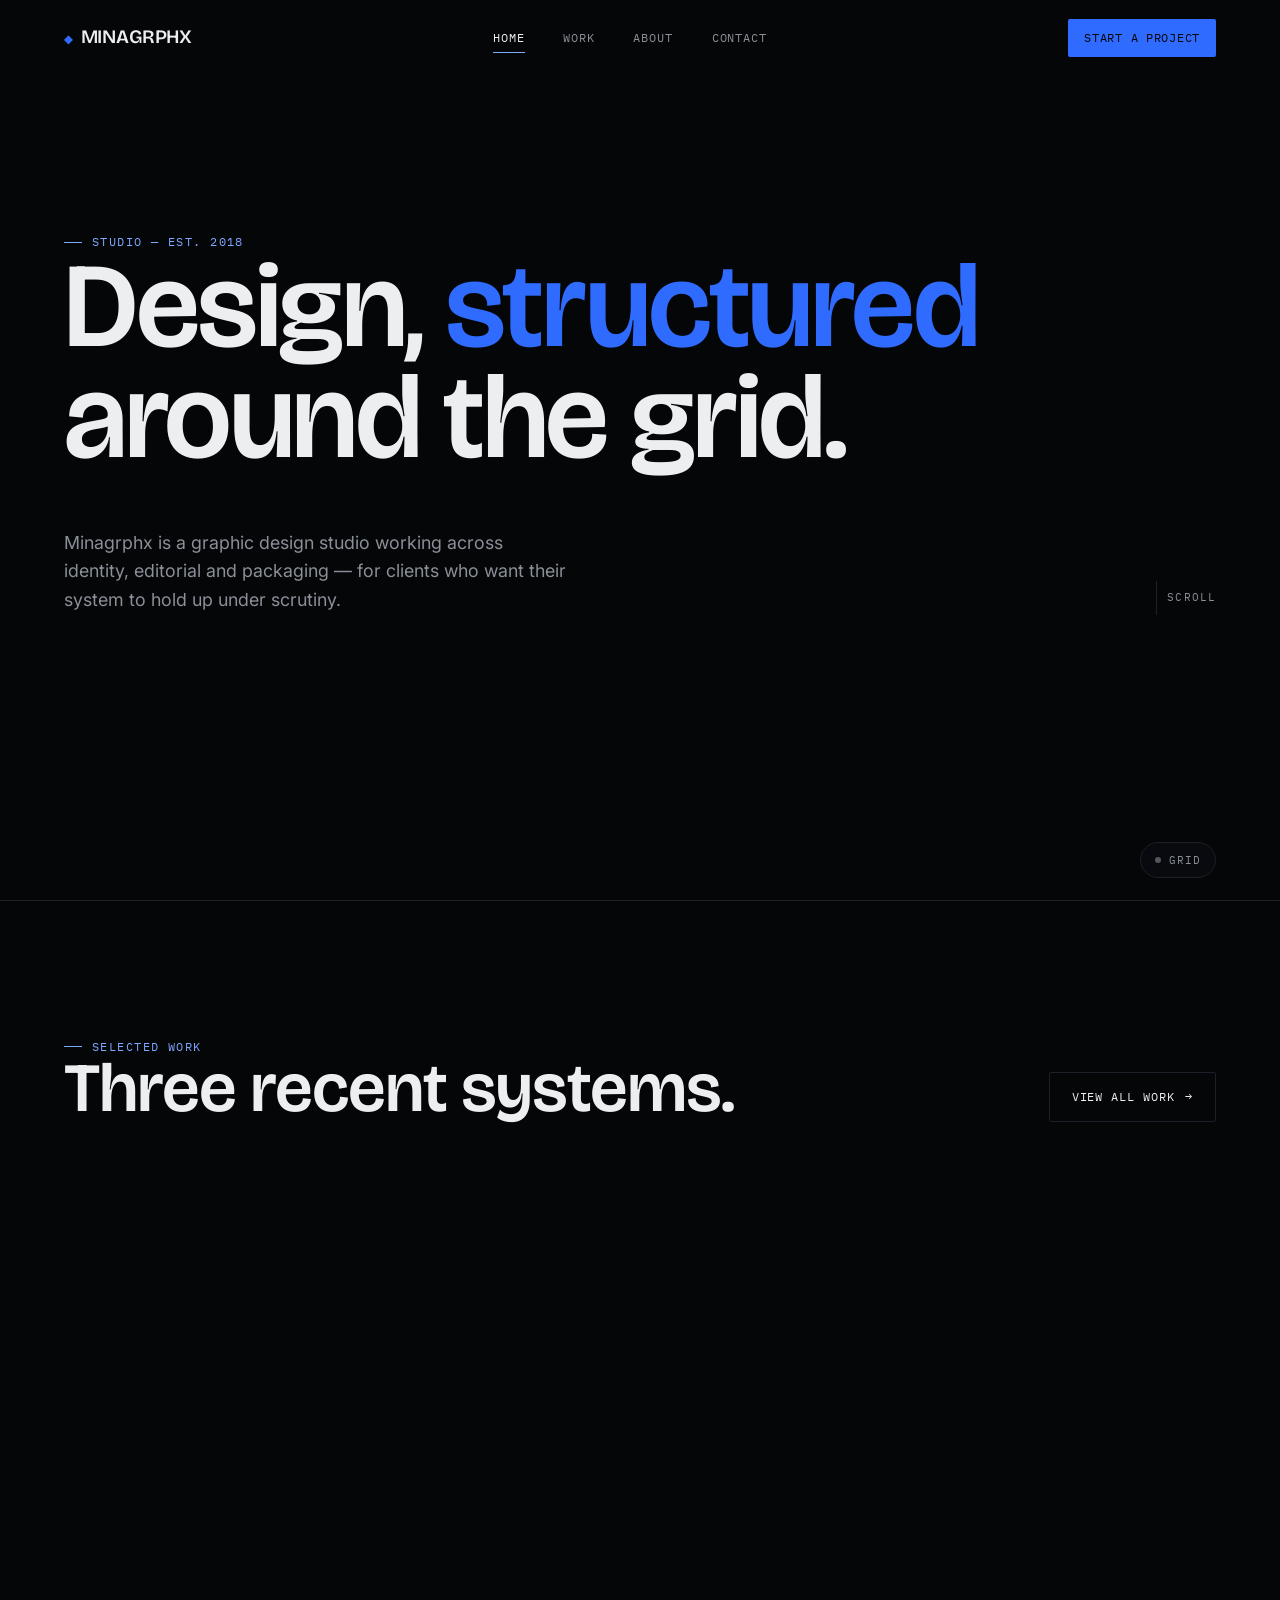
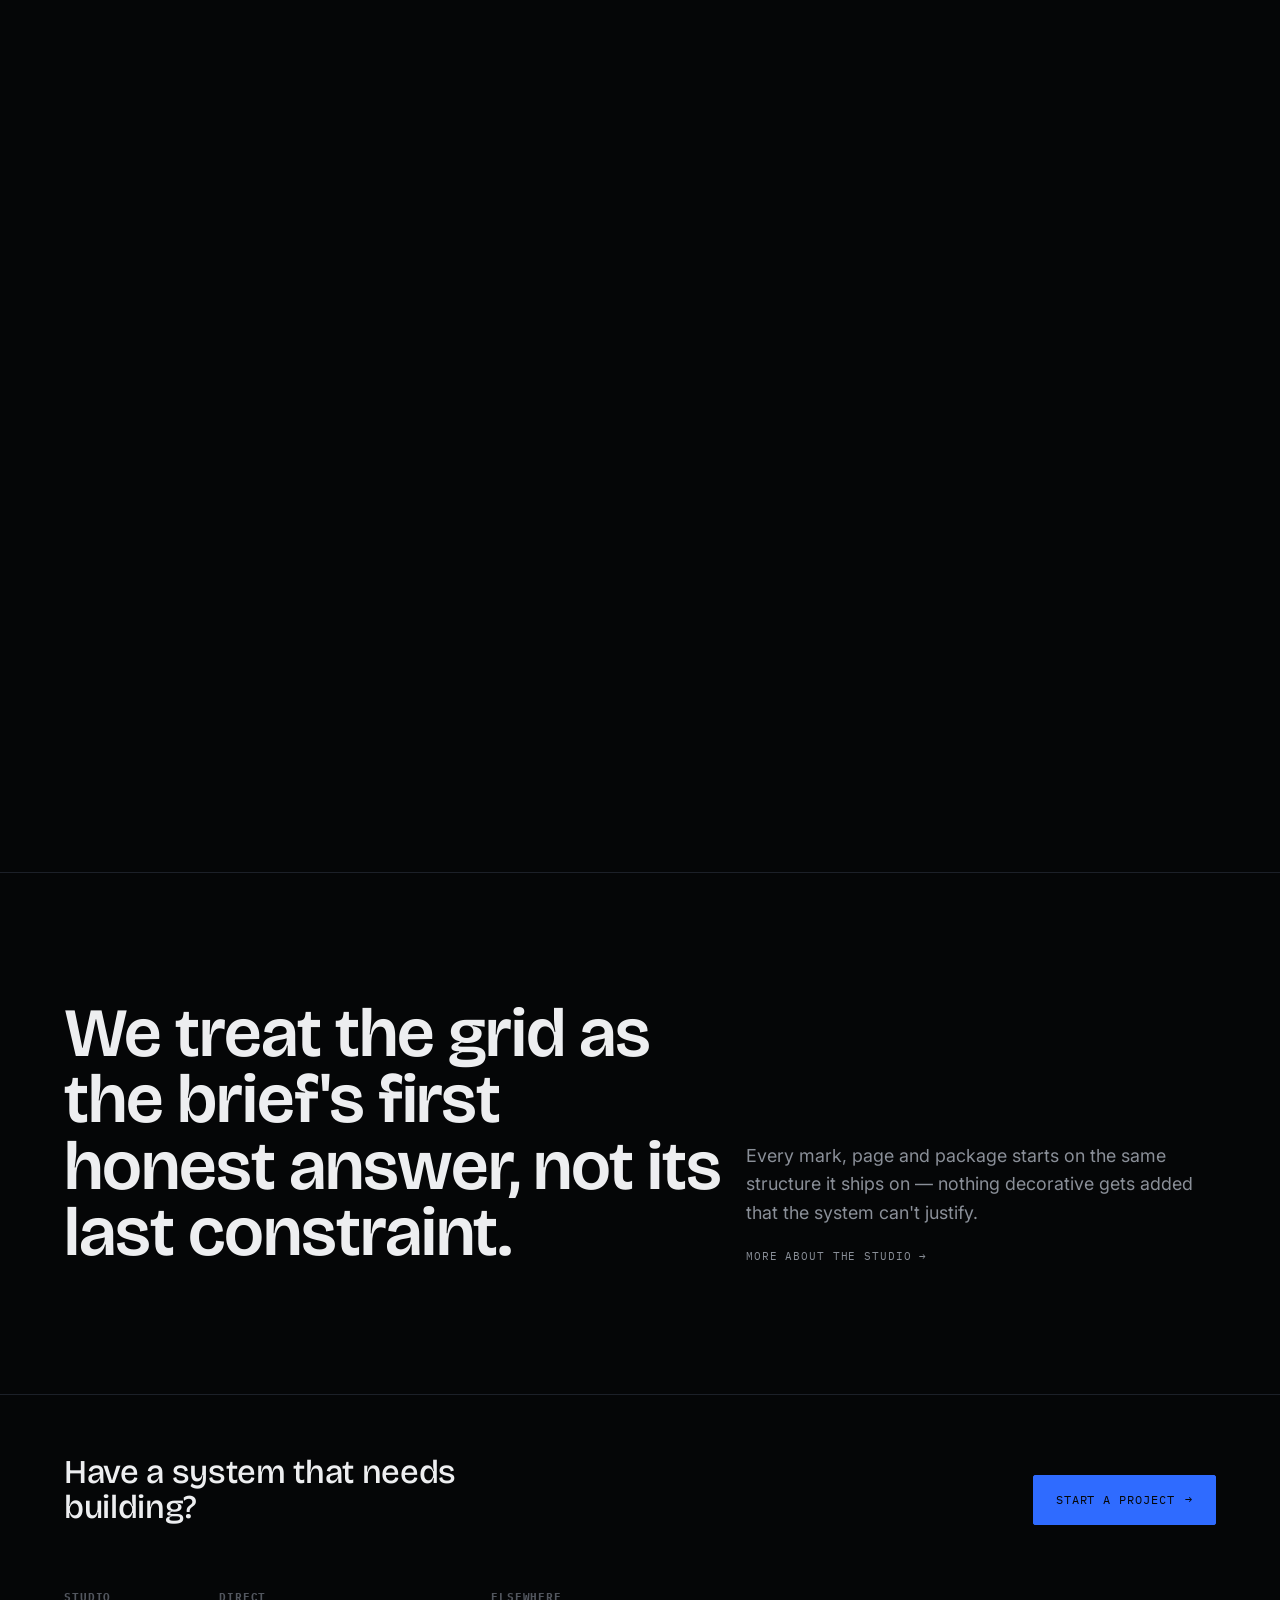
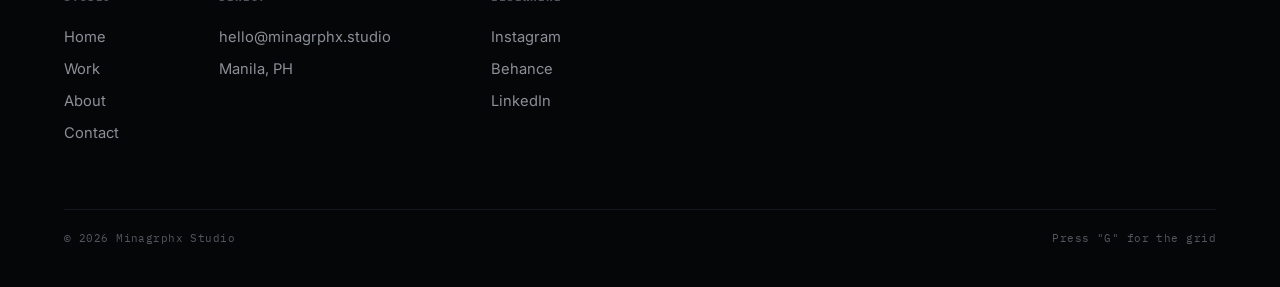
<file: index.html>
<!DOCTYPE html>
<html lang="en">
<head>
<meta charset="UTF-8">
<meta name="viewport" content="width=device-width, initial-scale=1.0">
<title>Minagrphx — Graphic Design Studio</title>
<meta name="description" content="Minagrphx is a graphic design studio working across identity, editorial and packaging — built on a visible grid.">
<link rel="icon" type="image/svg+xml" href="assets/img/favicon.svg">
<link rel="preconnect" href="https://fonts.googleapis.com">
<link rel="preconnect" href="https://fonts.gstatic.com" crossorigin>
<link href="https://fonts.googleapis.com/css2?family=Bricolage+Grotesque:opsz,wght@12..96,400..800&family=Inter:wght@400;500;600&family=IBM+Plex+Mono:wght@400;500&display=swap" rel="stylesheet">
<link rel="stylesheet" href="assets/css/style.css">
</head>
<body>

<div class="bg-grid" aria-hidden="true">
  <div class="bg-grid__cols"></div>
  <div class="bg-grid__baseline"></div>
</div>
<div class="crosshair" aria-hidden="true"><span class="crosshair__label"></span></div>

<nav class="site-nav">
  <div class="wrap">
    <a href="index.html" class="brand"><span class="brand__mark">◆</span>MINAGRPHX</a>
    <div class="nav-links">
      <a href="index.html" aria-current="page">Home</a>
      <a href="work.html">Work</a>
      <a href="about.html">About</a>
      <a href="contact.html">Contact</a>
    </div>
    <a href="contact.html" class="nav-cta">Start a project</a>
    <button class="nav-burger" aria-label="Toggle menu" aria-expanded="false">
      <span></span><span></span><span></span>
    </button>
  </div>
</nav>

<div class="mobile-panel" aria-hidden="true">
  <a href="index.html" aria-current="page">Home</a>
  <a href="work.html">Work</a>
  <a href="about.html">About</a>
  <a href="contact.html">Contact</a>
</div>

<main>

  <section class="hero wrap">
    <p class="eyebrow" data-reveal>Studio — Est. 2018</p>
    <h1 class="display-1 hero__title" data-reveal>
      Design, <em>structured</em> around the grid.
    </h1>
    <div class="hero__foot">
      <p class="lede" data-reveal>Minagrphx is a graphic design studio working across identity, editorial and packaging — for clients who want their system to hold up under scrutiny.</p>
      <div class="hero__scroll" data-reveal>
        <span class="hero__scroll-line"></span>
        Scroll
      </div>
    </div>
  </section>

  <section class="border-top wrap">
    <div class="section-head">
      <div>
        <p class="eyebrow" data-reveal>Selected work</p>
        <h2 class="display-2" data-reveal>Three recent systems.</h2>
      </div>
      <a href="work.html" class="btn" data-reveal>
        View all work <span class="btn__arrow">→</span>
      </a>
    </div>
    <div class="p-grid" data-home-grid></div>
  </section>

  <section class="border-top wrap">
    <div class="about-hero">
      <h2 class="display-2" data-reveal>We treat the grid as the brief's first honest answer, not its last constraint.</h2>
      <div data-reveal>
        <p class="lede">Every mark, page and package starts on the same structure it ships on — nothing decorative gets added that the system can't justify.</p>
        <a href="about.html" class="text-link mono-tag" style="display:inline-block;margin-top:20px;">More about the studio →</a>
      </div>
    </div>
  </section>

</main>

<footer class="site-footer wrap">
  <div class="footer-top">
    <h2 class="display-3 footer-cta" data-reveal>Have a system that needs building?</h2>
    <a href="contact.html" class="btn btn--solid" data-reveal>Start a project <span class="btn__arrow">→</span></a>
  </div>
  <div class="footer-cols">
    <div class="footer-col">
      <h4>Studio</h4>
      <a href="index.html">Home</a>
      <a href="work.html">Work</a>
      <a href="about.html">About</a>
      <a href="contact.html">Contact</a>
    </div>
    <div class="footer-col">
      <h4>Direct</h4>
      <a href="mailto:hello@minagrphx.studio">hello@minagrphx.studio</a>
      <span>Manila, PH</span>
    </div>
    <div class="footer-col">
      <h4>Elsewhere</h4>
      <a href="#">Instagram</a>
      <a href="#">Behance</a>
      <a href="#">LinkedIn</a>
    </div>
  </div>
  <div class="footer-bottom">
    <span>© <span id="year"></span> Minagrphx Studio</span>
    <span>Press "G" for the grid</span>
  </div>
</footer>

<button class="grid-toggle" aria-pressed="false">
  <span class="dot"></span> Grid
</button>

<div class="detail" aria-hidden="true">
  <div class="detail__scrim"></div>
  <div class="detail__panel">
    <button class="detail__close" aria-label="Close">✕</button>
    <div class="detail__art"></div>
    <div class="detail__body">
      <div>
        <p class="eyebrow"><span data-d-coord></span></p>
        <h3 class="display-3" data-d-title style="margin-top:14px;"></h3>
        <p class="lede" data-d-summary style="margin-top:18px;"></p>
      </div>
      <div class="detail__meta-row">
        <div><span class="mono-tag">Role</span><span data-d-role></span></div>
        <div><span class="mono-tag">Client</span><span data-d-client></span></div>
        <div><span class="mono-tag">Year</span><span data-d-year></span></div>
        <div><span class="mono-tag">Category</span><span data-d-cat></span></div>
      </div>
    </div>
  </div>
</div>

<script>document.getElementById("year").textContent = new Date().getFullYear();</script>
<script src="assets/js/main.js"></script>
</body>
</html>
</file>
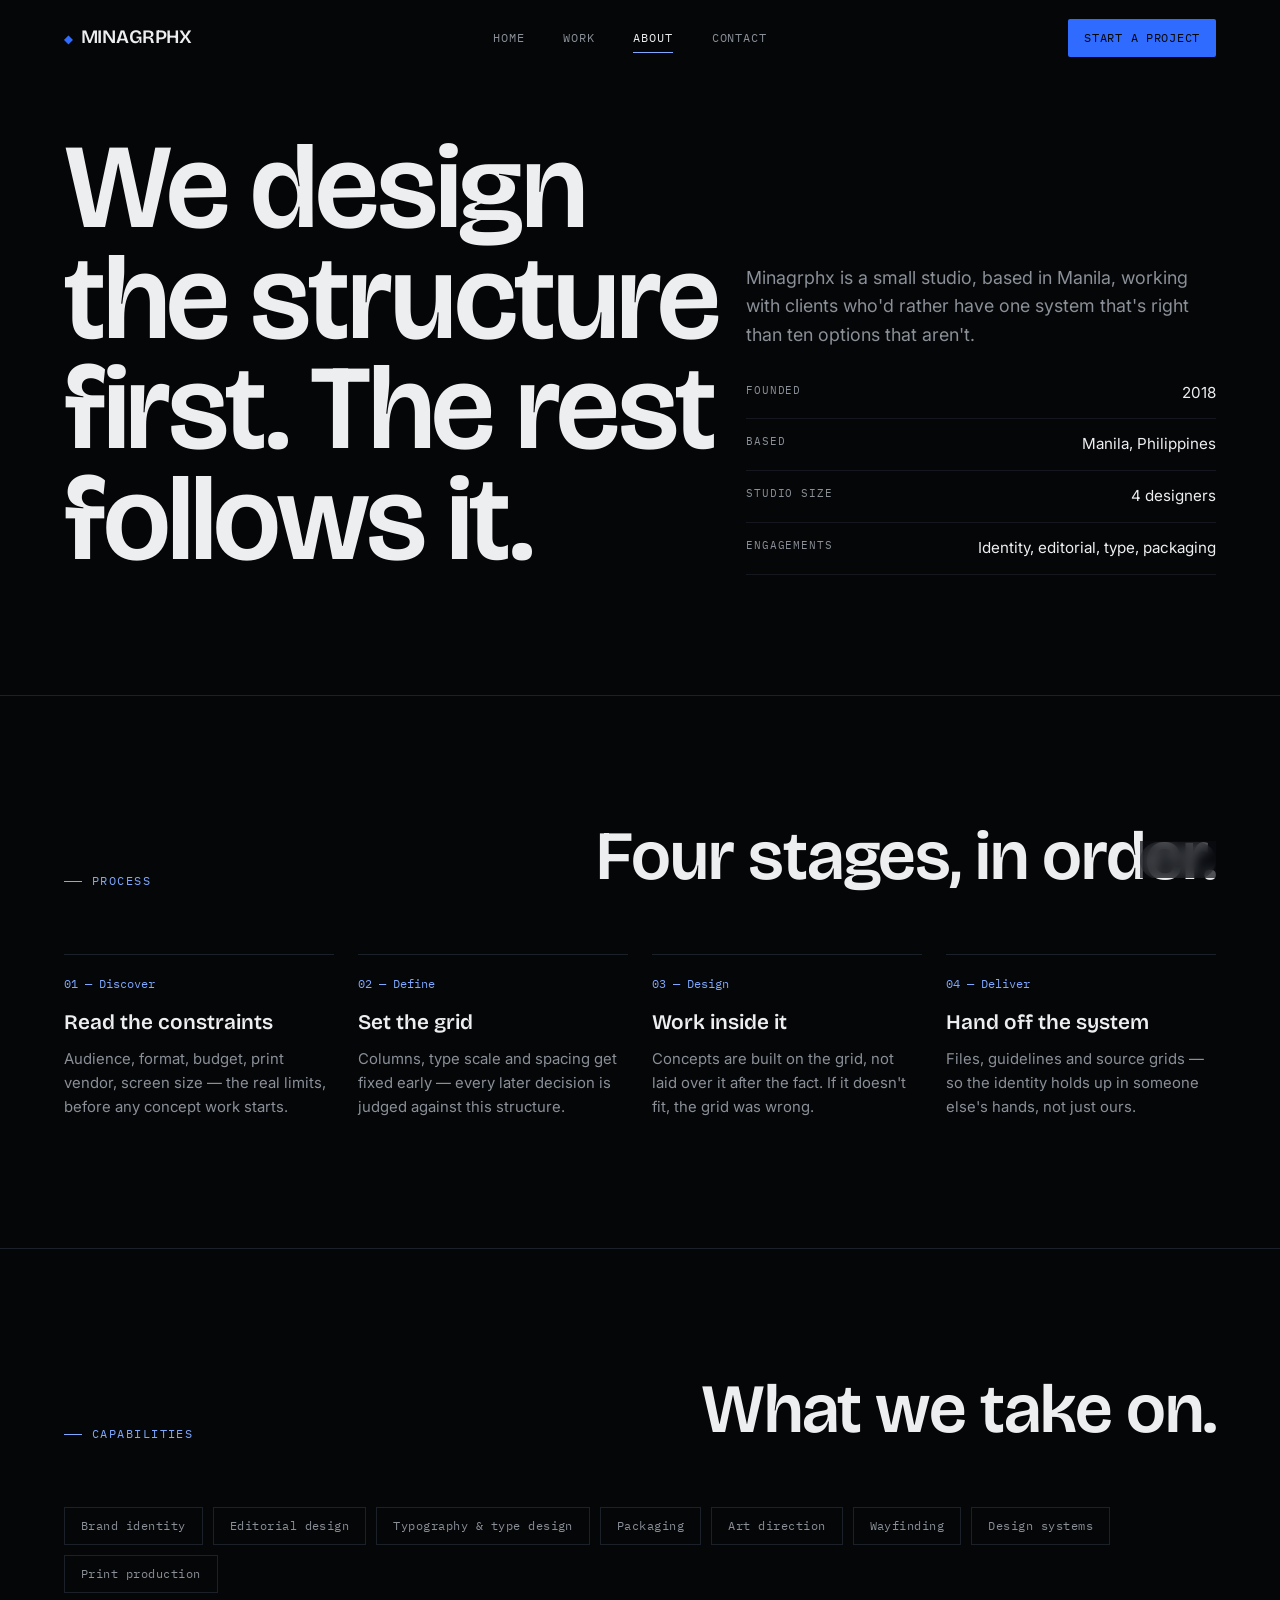
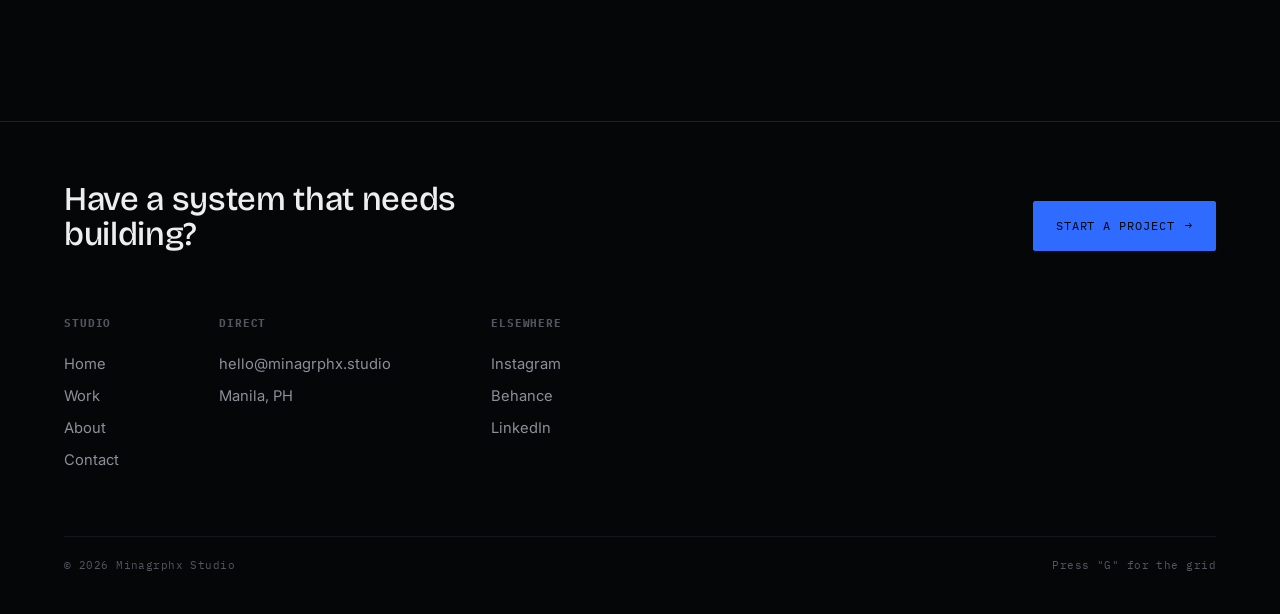
<file: about.html>
<!DOCTYPE html>
<html lang="en">
<head>
<meta charset="UTF-8">
<meta name="viewport" content="width=device-width, initial-scale=1.0">
<title>About — Minagrphx</title>
<meta name="description" content="Minagrphx is a small graphic design studio. Here's how we work.">
<link rel="icon" type="image/svg+xml" href="assets/img/favicon.svg">
<link rel="preconnect" href="https://fonts.googleapis.com">
<link rel="preconnect" href="https://fonts.gstatic.com" crossorigin>
<link href="https://fonts.googleapis.com/css2?family=Bricolage+Grotesque:opsz,wght@12..96,400..800&family=Inter:wght@400;500;600&family=IBM+Plex+Mono:wght@400;500&display=swap" rel="stylesheet">
<link rel="stylesheet" href="assets/css/style.css">
</head>
<body>

<div class="bg-grid" aria-hidden="true">
  <div class="bg-grid__cols"></div>
  <div class="bg-grid__baseline"></div>
</div>
<div class="crosshair" aria-hidden="true"><span class="crosshair__label"></span></div>

<nav class="site-nav">
  <div class="wrap">
    <a href="index.html" class="brand"><span class="brand__mark">◆</span>MINAGRPHX</a>
    <div class="nav-links">
      <a href="index.html">Home</a>
      <a href="work.html">Work</a>
      <a href="about.html" aria-current="page">About</a>
      <a href="contact.html">Contact</a>
    </div>
    <a href="contact.html" class="nav-cta">Start a project</a>
    <button class="nav-burger" aria-label="Toggle menu" aria-expanded="false">
      <span></span><span></span><span></span>
    </button>
  </div>
</nav>

<div class="mobile-panel" aria-hidden="true">
  <a href="index.html">Home</a>
  <a href="work.html">Work</a>
  <a href="about.html" aria-current="page">About</a>
  <a href="contact.html">Contact</a>
</div>

<main>

  <section class="about-hero wrap" style="padding-top: calc(var(--nav-h) + 56px); padding-bottom: clamp(64px,10vw,120px);">
    <h1 class="display-1 statement" data-reveal>We design the structure first. The rest follows it.</h1>
    <div data-reveal>
      <p class="lede">Minagrphx is a small studio, based in Manila, working with clients who'd rather have one system that's right than ten options that aren't.</p>
      <div class="fact-list" style="margin-top:32px;">
        <div><span class="mono-tag">Founded</span><span>2018</span></div>
        <div><span class="mono-tag">Based</span><span>Manila, Philippines</span></div>
        <div><span class="mono-tag">Studio size</span><span>4 designers</span></div>
        <div><span class="mono-tag">Engagements</span><span>Identity, editorial, type, packaging</span></div>
      </div>
    </div>
  </section>

  <section class="border-top wrap">
    <div class="section-head">
      <p class="eyebrow" data-reveal>Process</p>
      <h2 class="display-2" data-reveal>Four stages, in order.</h2>
    </div>
    <div class="principles">
      <div class="principle" data-reveal>
        <span class="principle__idx">01 — Discover</span>
        <h3>Read the constraints</h3>
        <p>Audience, format, budget, print vendor, screen size — the real limits, before any concept work starts.</p>
      </div>
      <div class="principle" data-reveal>
        <span class="principle__idx">02 — Define</span>
        <h3>Set the grid</h3>
        <p>Columns, type scale and spacing get fixed early — every later decision is judged against this structure.</p>
      </div>
      <div class="principle" data-reveal>
        <span class="principle__idx">03 — Design</span>
        <h3>Work inside it</h3>
        <p>Concepts are built on the grid, not laid over it after the fact. If it doesn't fit, the grid was wrong.</p>
      </div>
      <div class="principle" data-reveal>
        <span class="principle__idx">04 — Deliver</span>
        <h3>Hand off the system</h3>
        <p>Files, guidelines and source grids — so the identity holds up in someone else's hands, not just ours.</p>
      </div>
    </div>
  </section>

  <section class="border-top wrap">
    <div class="section-head">
      <p class="eyebrow" data-reveal>Capabilities</p>
      <h2 class="display-2" data-reveal>What we take on.</h2>
    </div>
    <div class="tags" data-reveal>
      <span class="tag">Brand identity</span>
      <span class="tag">Editorial design</span>
      <span class="tag">Typography &amp; type design</span>
      <span class="tag">Packaging</span>
      <span class="tag">Art direction</span>
      <span class="tag">Wayfinding</span>
      <span class="tag">Design systems</span>
      <span class="tag">Print production</span>
    </div>
  </section>

</main>

<footer class="site-footer wrap">
  <div class="footer-top">
    <h2 class="display-3 footer-cta" data-reveal>Have a system that needs building?</h2>
    <a href="contact.html" class="btn btn--solid" data-reveal>Start a project <span class="btn__arrow">→</span></a>
  </div>
  <div class="footer-cols">
    <div class="footer-col">
      <h4>Studio</h4>
      <a href="index.html">Home</a>
      <a href="work.html">Work</a>
      <a href="about.html">About</a>
      <a href="contact.html">Contact</a>
    </div>
    <div class="footer-col">
      <h4>Direct</h4>
      <a href="mailto:hello@minagrphx.studio">hello@minagrphx.studio</a>
      <span>Manila, PH</span>
    </div>
    <div class="footer-col">
      <h4>Elsewhere</h4>
      <a href="#">Instagram</a>
      <a href="#">Behance</a>
      <a href="#">LinkedIn</a>
    </div>
  </div>
  <div class="footer-bottom">
    <span>© <span id="year"></span> Minagrphx Studio</span>
    <span>Press "G" for the grid</span>
  </div>
</footer>

<button class="grid-toggle" aria-pressed="false">
  <span class="dot"></span> Grid
</button>

<script>document.getElementById("year").textContent = new Date().getFullYear();</script>
<script src="assets/js/main.js"></script>
</body>
</html>
</file>
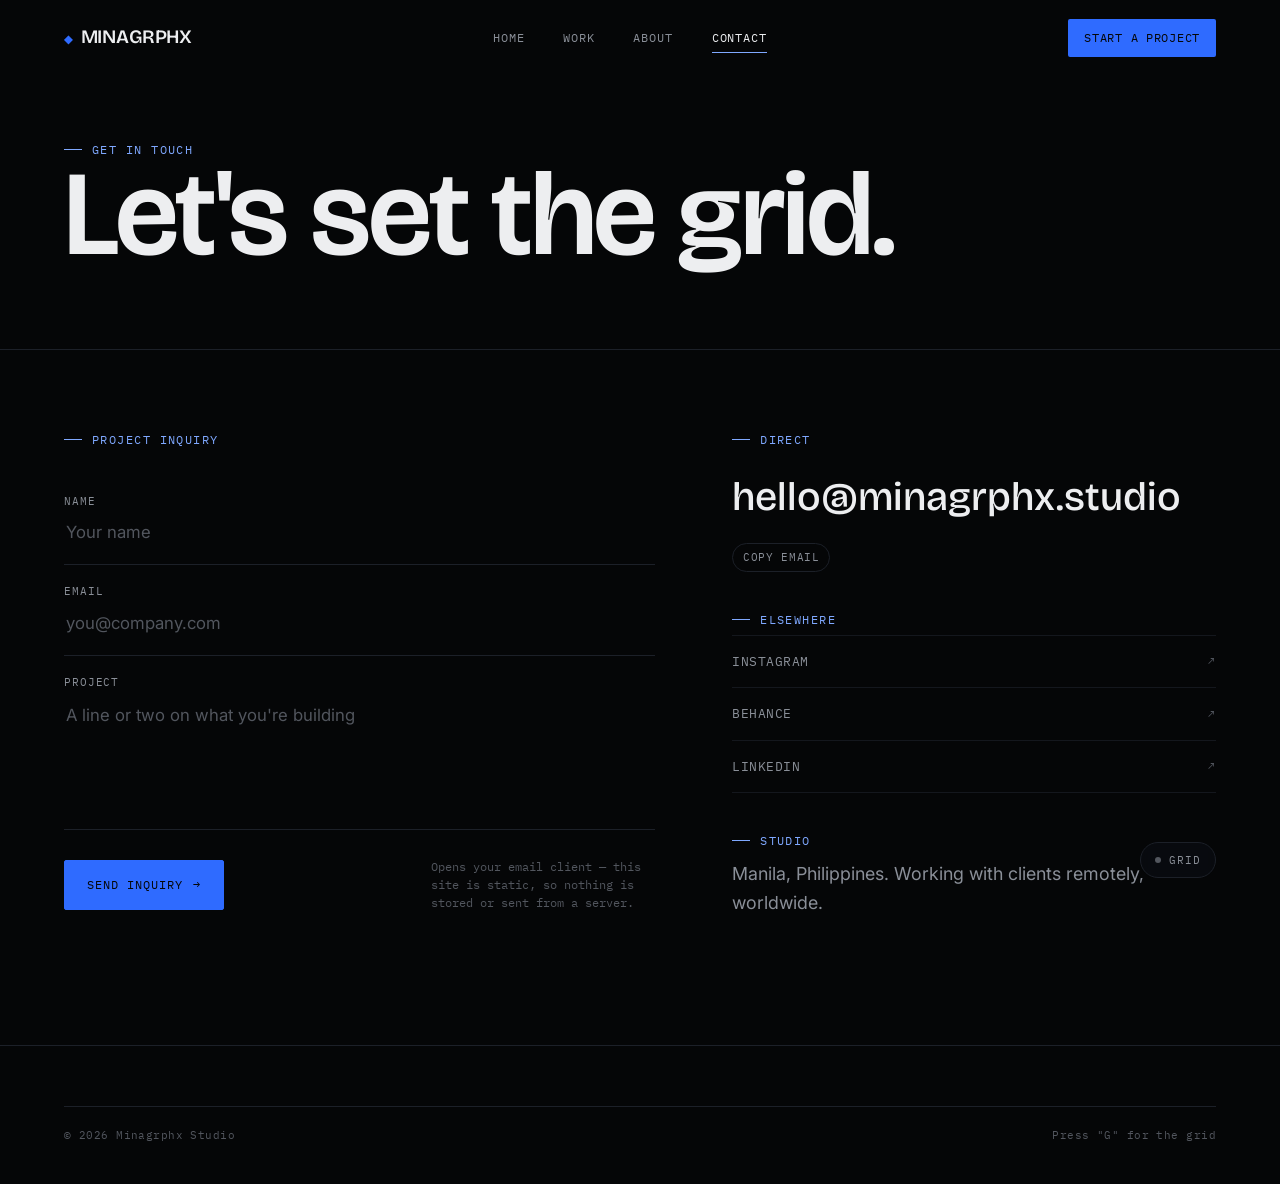
<file: contact.html>
<!DOCTYPE html>
<html lang="en">
<head>
<meta charset="UTF-8">
<meta name="viewport" content="width=device-width, initial-scale=1.0">
<title>Contact — Minagrphx</title>
<meta name="description" content="Start a project with Minagrphx.">
<link rel="icon" type="image/svg+xml" href="assets/img/favicon.svg">
<link rel="preconnect" href="https://fonts.googleapis.com">
<link rel="preconnect" href="https://fonts.gstatic.com" crossorigin>
<link href="https://fonts.googleapis.com/css2?family=Bricolage+Grotesque:opsz,wght@12..96,400..800&family=Inter:wght@400;500;600&family=IBM+Plex+Mono:wght@400;500&display=swap" rel="stylesheet">
<link rel="stylesheet" href="assets/css/style.css">
</head>
<body>

<div class="bg-grid" aria-hidden="true">
  <div class="bg-grid__cols"></div>
  <div class="bg-grid__baseline"></div>
</div>
<div class="crosshair" aria-hidden="true"><span class="crosshair__label"></span></div>

<nav class="site-nav">
  <div class="wrap">
    <a href="index.html" class="brand"><span class="brand__mark">◆</span>MINAGRPHX</a>
    <div class="nav-links">
      <a href="index.html">Home</a>
      <a href="work.html">Work</a>
      <a href="about.html">About</a>
      <a href="contact.html" aria-current="page">Contact</a>
    </div>
    <a href="contact.html" class="nav-cta">Start a project</a>
    <button class="nav-burger" aria-label="Toggle menu" aria-expanded="false">
      <span></span><span></span><span></span>
    </button>
  </div>
</nav>

<div class="mobile-panel" aria-hidden="true">
  <a href="index.html">Home</a>
  <a href="work.html">Work</a>
  <a href="about.html">About</a>
  <a href="contact.html" aria-current="page">Contact</a>
</div>

<main>

  <section class="wrap" style="padding-top: calc(var(--nav-h) + 56px); padding-bottom: clamp(48px,8vw,80px);">
    <p class="eyebrow" data-reveal>Get in touch</p>
    <h1 class="display-1" style="max-width:15ch;" data-reveal>Let's set the grid.</h1>
  </section>

  <section class="border-top wrap" style="padding-top: clamp(40px,6vw,72px);">
    <div class="contact-grid">
      <div data-reveal>
        <p class="eyebrow" style="margin-bottom:18px;">Project inquiry</p>
        <form class="contact-form" data-contact-form novalidate>
          <div class="field">
            <label for="name">Name</label>
            <input id="name" name="name" type="text" placeholder="Your name" required>
          </div>
          <div class="field">
            <label for="email">Email</label>
            <input id="email" name="email" type="email" placeholder="you@company.com" required>
          </div>
          <div class="field">
            <label for="message">Project</label>
            <textarea id="message" name="message" rows="4" placeholder="A line or two on what you're building" required></textarea>
          </div>
          <div class="form-foot">
            <button type="submit" class="btn btn--solid">Send inquiry <span class="btn__arrow">→</span></button>
            <p class="form-note">Opens your email client — this site is static, so nothing is stored or sent from a server.</p>
          </div>
        </form>
      </div>

      <div data-reveal>
        <div class="contact-direct">
          <div>
            <p class="eyebrow" style="margin-bottom:18px;">Direct</p>
            <a href="mailto:hello@minagrphx.studio" class="big-email text-link">
              hello@minagrphx.studio
            </a>
            <div style="margin-top:14px;">
              <button class="copy-btn" data-copy-email="hello@minagrphx.studio">Copy email</button>
            </div>
          </div>
          <div>
            <p class="eyebrow" style="margin-bottom:6px;">Elsewhere</p>
            <div class="social-list">
              <a href="#"><span>Instagram</span><span>↗</span></a>
              <a href="#"><span>Behance</span><span>↗</span></a>
              <a href="#"><span>LinkedIn</span><span>↗</span></a>
            </div>
          </div>
          <div>
            <p class="eyebrow" style="margin-bottom:10px;">Studio</p>
            <p class="lede">Manila, Philippines. Working with clients remotely, worldwide.</p>
          </div>
        </div>
      </div>
    </div>
  </section>

</main>

<footer class="site-footer wrap">
  <div class="footer-bottom" style="margin-top:0; border-top:1px solid var(--line); padding-top:20px;">
    <span>© <span id="year"></span> Minagrphx Studio</span>
    <span>Press "G" for the grid</span>
  </div>
</footer>

<button class="grid-toggle" aria-pressed="false">
  <span class="dot"></span> Grid
</button>

<script>document.getElementById("year").textContent = new Date().getFullYear();</script>
<script src="assets/js/main.js"></script>
</body>
</html>
</file>
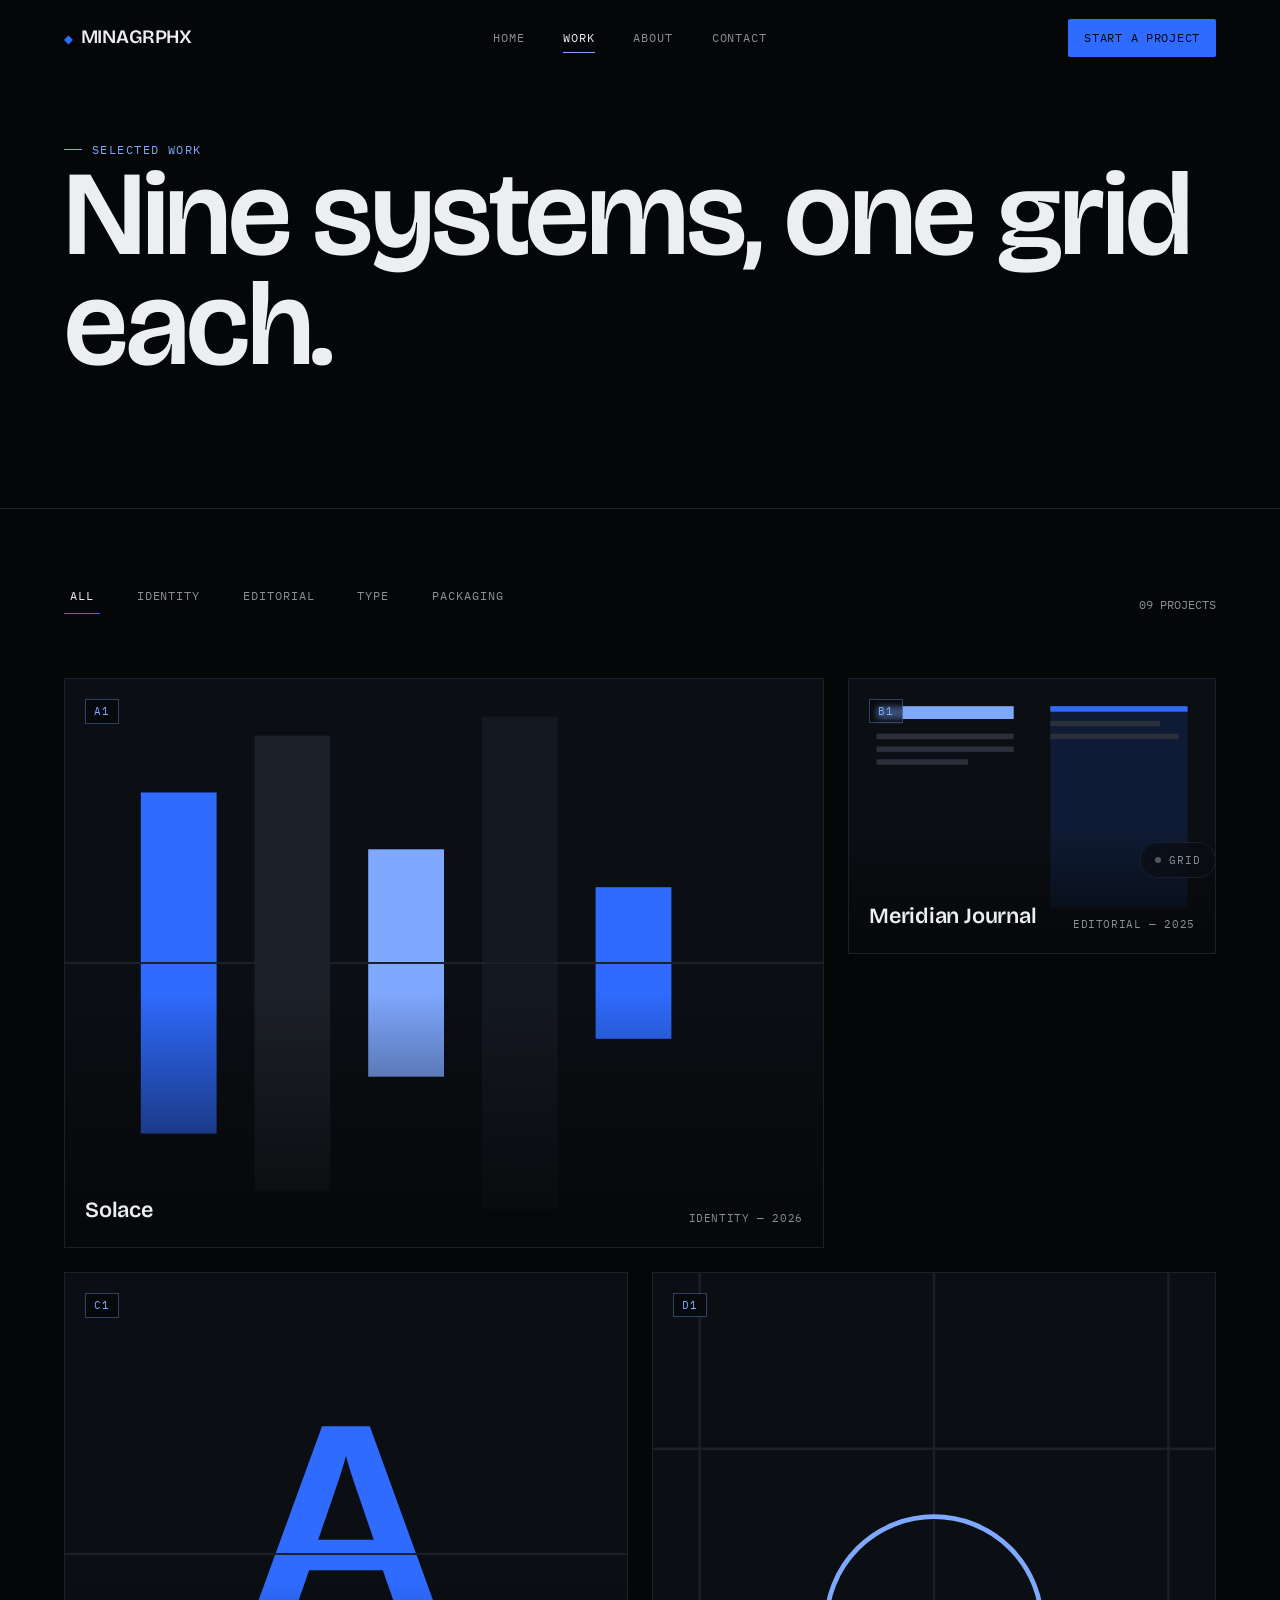
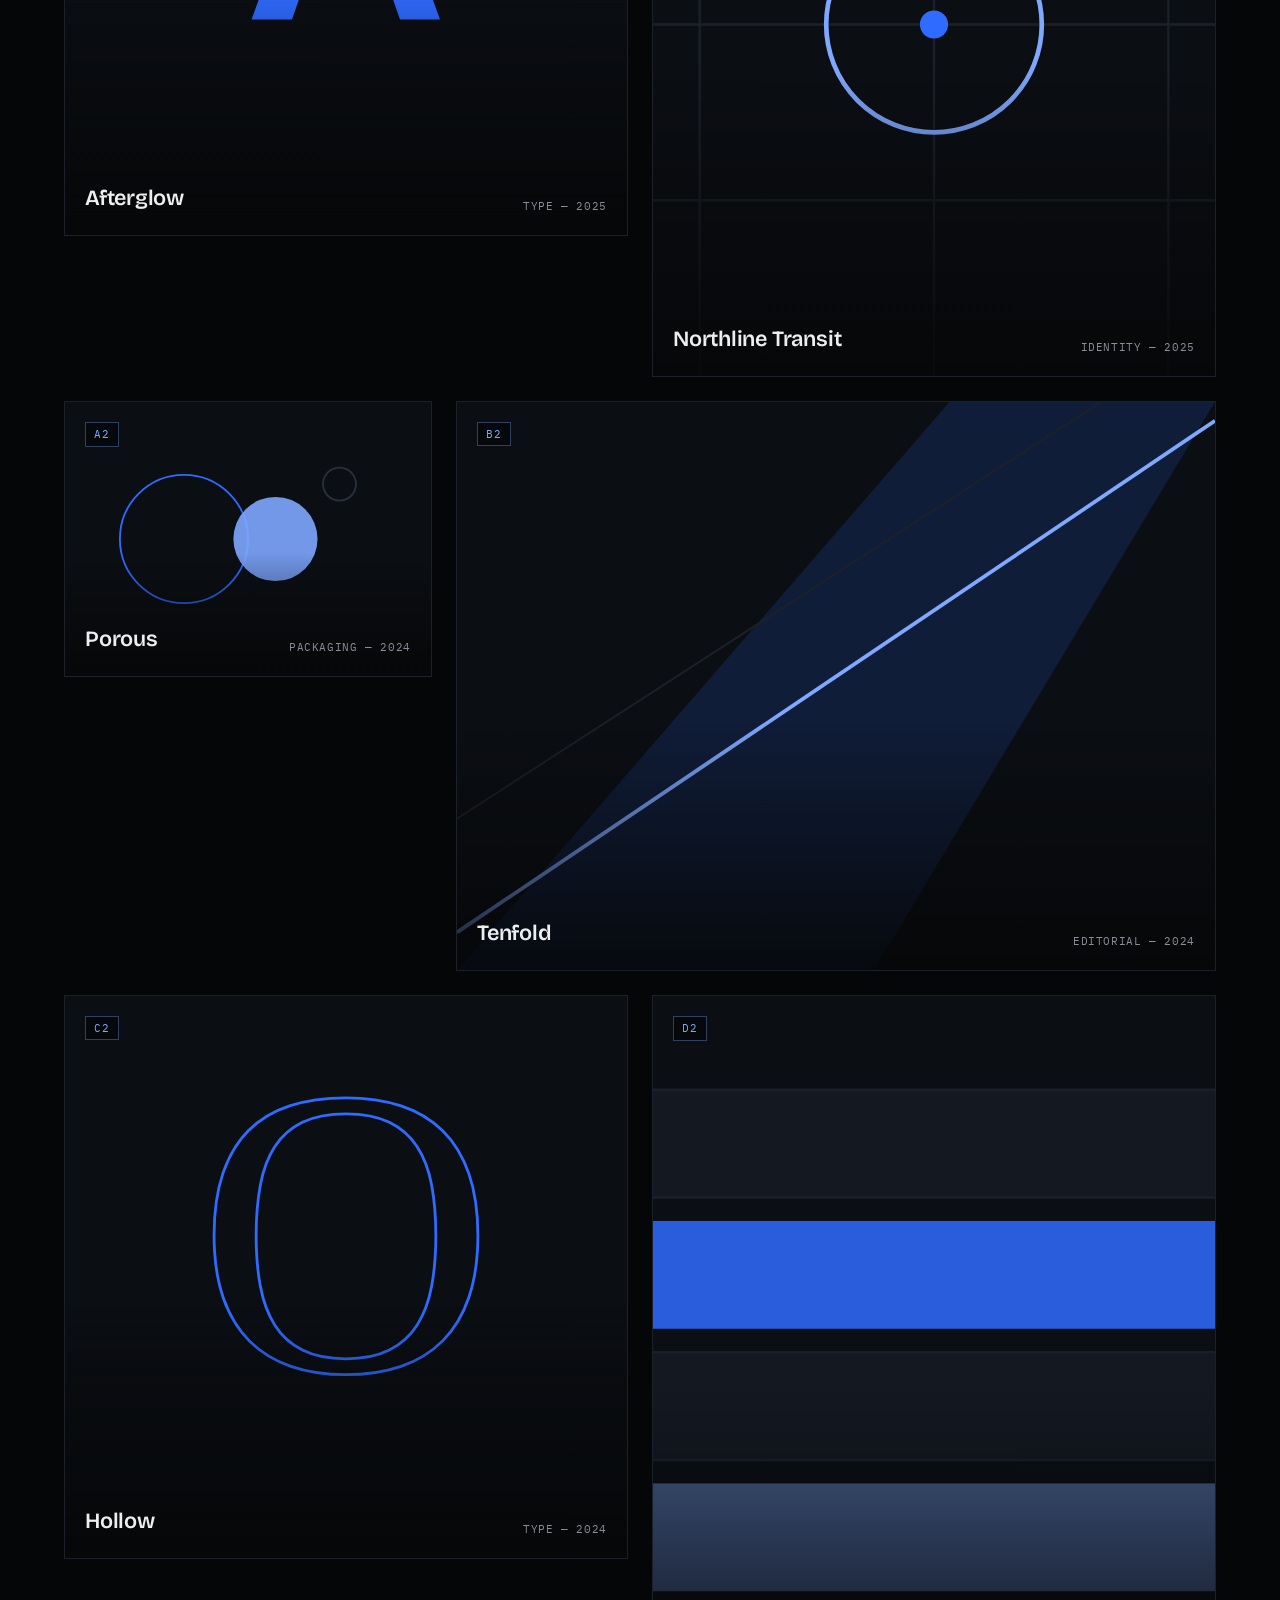
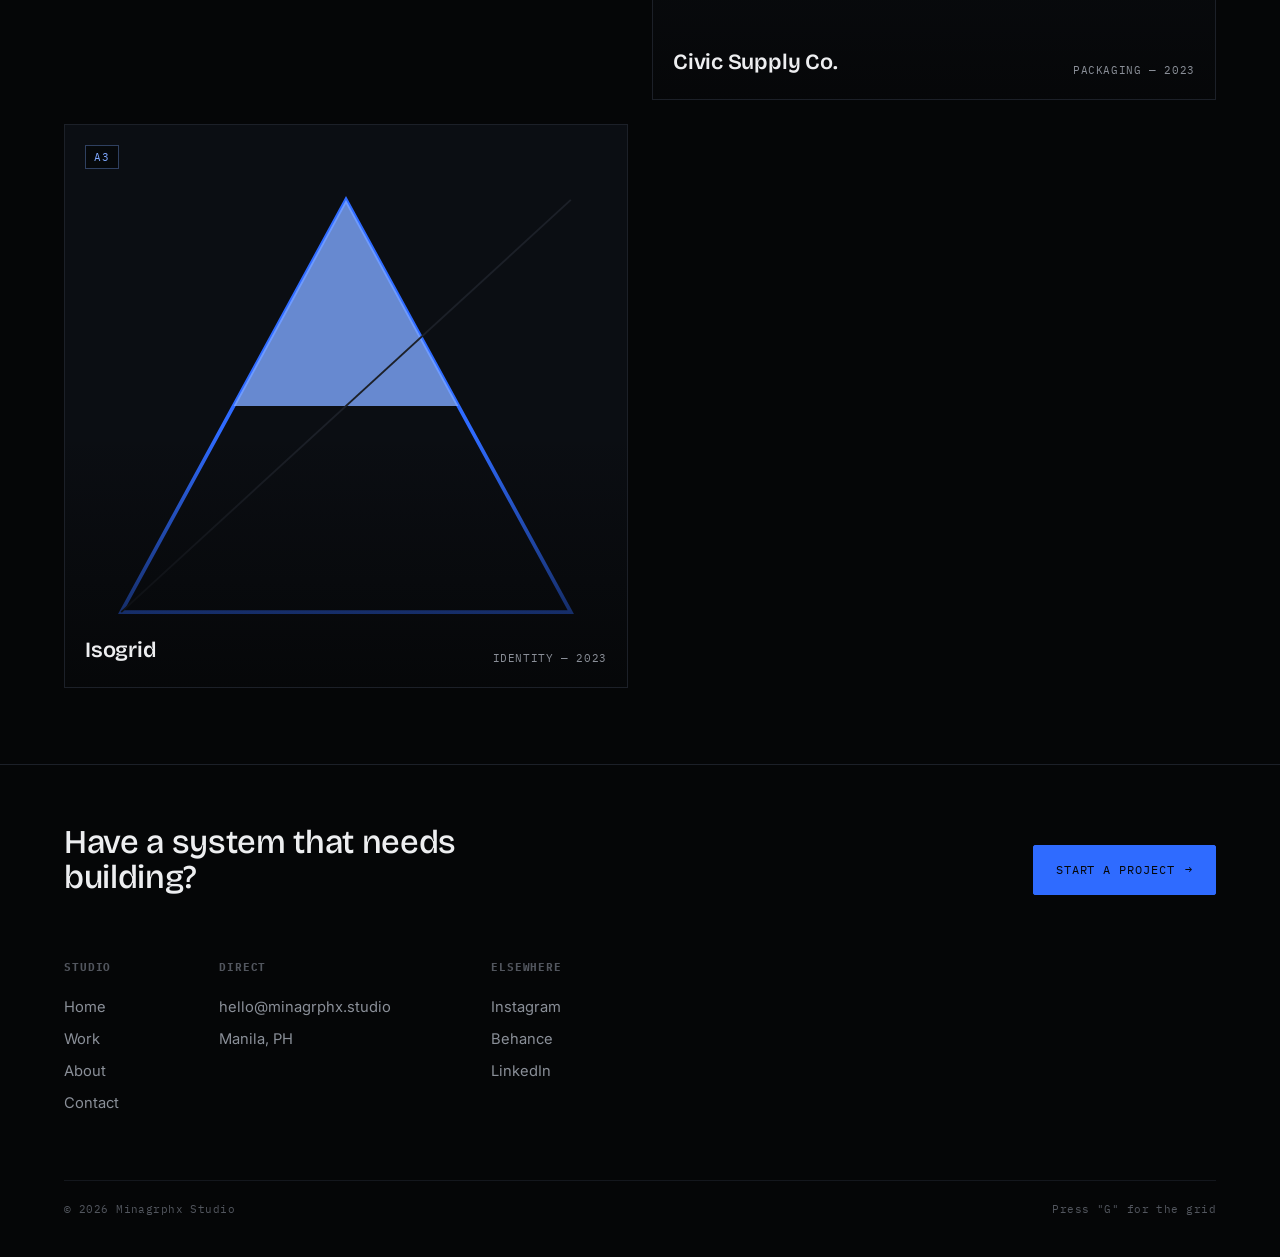
<file: work.html>
<!DOCTYPE html>
<html lang="en">
<head>
<meta charset="UTF-8">
<meta name="viewport" content="width=device-width, initial-scale=1.0">
<title>Work — Minagrphx</title>
<meta name="description" content="Selected identity, editorial, type and packaging work from Minagrphx.">
<link rel="icon" type="image/svg+xml" href="assets/img/favicon.svg">
<link rel="preconnect" href="https://fonts.googleapis.com">
<link rel="preconnect" href="https://fonts.gstatic.com" crossorigin>
<link href="https://fonts.googleapis.com/css2?family=Bricolage+Grotesque:opsz,wght@12..96,400..800&family=Inter:wght@400;500;600&family=IBM+Plex+Mono:wght@400;500&display=swap" rel="stylesheet">
<link rel="stylesheet" href="assets/css/style.css">
</head>
<body>

<div class="bg-grid" aria-hidden="true">
  <div class="bg-grid__cols"></div>
  <div class="bg-grid__baseline"></div>
</div>
<div class="crosshair" aria-hidden="true"><span class="crosshair__label"></span></div>

<nav class="site-nav">
  <div class="wrap">
    <a href="index.html" class="brand"><span class="brand__mark">◆</span>MINAGRPHX</a>
    <div class="nav-links">
      <a href="index.html">Home</a>
      <a href="work.html" aria-current="page">Work</a>
      <a href="about.html">About</a>
      <a href="contact.html">Contact</a>
    </div>
    <a href="contact.html" class="nav-cta">Start a project</a>
    <button class="nav-burger" aria-label="Toggle menu" aria-expanded="false">
      <span></span><span></span><span></span>
    </button>
  </div>
</nav>

<div class="mobile-panel" aria-hidden="true">
  <a href="index.html">Home</a>
  <a href="work.html" aria-current="page">Work</a>
  <a href="about.html">About</a>
  <a href="contact.html">Contact</a>
</div>

<main>

  <section class="wrap" style="padding-top: calc(var(--nav-h) + 56px);">
    <p class="eyebrow" data-reveal>Selected work</p>
    <h1 class="display-1" style="max-width:20ch;" data-reveal>Nine systems, one grid each.</h1>
  </section>

  <section class="section-tight wrap border-top">
    <div class="section-head">
      <div class="filters" data-filters>
        <button data-filter="All" aria-pressed="true">All</button>
        <button data-filter="Identity" aria-pressed="false">Identity</button>
        <button data-filter="Editorial" aria-pressed="false">Editorial</button>
        <button data-filter="Type" aria-pressed="false">Type</button>
        <button data-filter="Packaging" aria-pressed="false">Packaging</button>
      </div>
      <span class="p-count" data-count>09 PROJECTS</span>
    </div>
    <div class="p-grid" data-work-grid></div>
  </section>

</main>

<footer class="site-footer wrap">
  <div class="footer-top">
    <h2 class="display-3 footer-cta" data-reveal>Have a system that needs building?</h2>
    <a href="contact.html" class="btn btn--solid" data-reveal>Start a project <span class="btn__arrow">→</span></a>
  </div>
  <div class="footer-cols">
    <div class="footer-col">
      <h4>Studio</h4>
      <a href="index.html">Home</a>
      <a href="work.html">Work</a>
      <a href="about.html">About</a>
      <a href="contact.html">Contact</a>
    </div>
    <div class="footer-col">
      <h4>Direct</h4>
      <a href="mailto:hello@minagrphx.studio">hello@minagrphx.studio</a>
      <span>Manila, PH</span>
    </div>
    <div class="footer-col">
      <h4>Elsewhere</h4>
      <a href="#">Instagram</a>
      <a href="#">Behance</a>
      <a href="#">LinkedIn</a>
    </div>
  </div>
  <div class="footer-bottom">
    <span>© <span id="year"></span> Minagrphx Studio</span>
    <span>Press "G" for the grid</span>
  </div>
</footer>

<button class="grid-toggle" aria-pressed="false">
  <span class="dot"></span> Grid
</button>

<div class="detail" aria-hidden="true">
  <div class="detail__scrim"></div>
  <div class="detail__panel">
    <button class="detail__close" aria-label="Close">✕</button>
    <div class="detail__art"></div>
    <div class="detail__body">
      <div>
        <p class="eyebrow"><span data-d-coord></span></p>
        <h3 class="display-3" data-d-title style="margin-top:14px;"></h3>
        <p class="lede" data-d-summary style="margin-top:18px;"></p>
      </div>
      <div class="detail__meta-row">
        <div><span class="mono-tag">Role</span><span data-d-role></span></div>
        <div><span class="mono-tag">Client</span><span data-d-client></span></div>
        <div><span class="mono-tag">Year</span><span data-d-year></span></div>
        <div><span class="mono-tag">Category</span><span data-d-cat></span></div>
      </div>
    </div>
  </div>
</div>

<script>document.getElementById("year").textContent = new Date().getFullYear();</script>
<script src="assets/js/main.js"></script>
</body>
</html>
</file>
<file: assets/css/style.css>
/* ==========================================================================
   MINAGRPHX — Studio site
   Design tokens
   ========================================================================== */

:root{
  --black:      #050607;
  --panel:      #0b0e13;
  --panel-2:    #0f131a;
  --white:      #edeef0;
  --dim:        #8a8f98;
  --dim-2:      #52565e;
  --line:       #1c2028;
  --line-soft:  #14171d;
  --blue:       #2f6bff;
  --blue-light: #7fa8ff;
  --blue-dim:   #14224d;

  --font-display: "Bricolage Grotesque", "Arial Narrow", sans-serif;
  --font-body:    "Inter", -apple-system, "Segoe UI", sans-serif;
  --font-mono:    "IBM Plex Mono", "SFMono-Regular", monospace;

  --col-gap: clamp(12px, 2vw, 24px);
  --edge: clamp(20px, 5vw, 64px);
  --nav-h: 76px;

  --ease: cubic-bezier(.16,.84,.32,1);
  --ease-soft: cubic-bezier(.4,0,.2,1);
}

/* ==========================================================================
   Reset
   ========================================================================== */

*, *::before, *::after{ box-sizing: border-box; }
html{ scroll-behavior: smooth; }
@media (prefers-reduced-motion: reduce){
  html{ scroll-behavior: auto; }
  *, *::before, *::after{ animation-duration: .001ms !important; animation-iteration-count: 1 !important; transition-duration: .001ms !important; scroll-behavior: auto !important; }
}

body{
  margin: 0;
  background: var(--black);
  color: var(--white);
  font-family: var(--font-body);
  font-size: 16px;
  line-height: 1.5;
  -webkit-font-smoothing: antialiased;
  overflow-x: hidden;
}

h1,h2,h3,h4,p,figure{ margin: 0; }
ul{ margin: 0; padding: 0; list-style: none; }
a{ color: inherit; text-decoration: none; }
img,svg{ display: block; max-width: 100%; }
button{ font: inherit; color: inherit; background: none; border: 0; cursor: pointer; }
input,textarea{ font: inherit; color: inherit; background: none; border: 0; }
::selection{ background: var(--blue); color: var(--black); }

:focus-visible{
  outline: 2px solid var(--blue-light);
  outline-offset: 3px;
}

.wrap{
  max-width: 1680px;
  margin: 0 auto;
  padding-left: var(--edge);
  padding-right: var(--edge);
}

/* ==========================================================================
   Background grid overlay (signature element)
   ========================================================================== */

.bg-grid{
  position: fixed;
  inset: 0;
  z-index: 1;
  pointer-events: none;
  opacity: 0;
  transition: opacity .5s var(--ease-soft);
}
.bg-grid.is-on{ opacity: 1; }
.bg-grid__cols{
  position: absolute;
  inset: 0;
  padding-left: var(--edge);
  padding-right: var(--edge);
  display: grid;
  grid-template-columns: repeat(12, 1fr);
  column-gap: var(--col-gap);
  max-width: 1680px;
  margin: 0 auto;
  height: 100%;
}
.bg-grid__cols span{
  height: 100%;
  background: rgba(47,107,255,.055);
  border-left: 1px solid rgba(47,107,255,.22);
  border-right: 1px solid rgba(47,107,255,.22);
}
.bg-grid__baseline{
  position: absolute;
  inset: 0;
  background-image: repeating-linear-gradient(
    to bottom,
    rgba(47,107,255,.13) 0px,
    rgba(47,107,255,.13) 1px,
    transparent 1px,
    transparent 32px
  );
}

/* crosshair cursor follower */
.crosshair{
  position: fixed;
  top: 0; left: 0;
  width: 1px; height: 1px;
  z-index: 2;
  pointer-events: none;
  opacity: 0;
  transition: opacity .3s var(--ease-soft);
}
.crosshair.is-on{ opacity: 1; }
.crosshair::before,
.crosshair::after{
  content: "";
  position: fixed;
  background: rgba(127,168,255,.35);
}
.crosshair::before{ left: 0; top: -2000px; width: 1px; height: 4000px; }
.crosshair::after{ top: 0; left: -2000px; height: 1px; width: 4000px; }
.crosshair__label{
  position: fixed;
  transform: translate(14px, -22px);
  font-family: var(--font-mono);
  font-size: 11px;
  letter-spacing: .04em;
  color: var(--blue-light);
  white-space: nowrap;
}
@media (hover: none), (pointer: coarse){
  .crosshair{ display: none; }
}

.grid-toggle{
  position: fixed;
  right: var(--edge);
  bottom: 22px;
  z-index: 40;
  display: inline-flex;
  align-items: center;
  gap: 8px;
  font-family: var(--font-mono);
  font-size: 11px;
  letter-spacing: .08em;
  text-transform: uppercase;
  color: var(--dim);
  border: 1px solid var(--line);
  background: rgba(11,14,19,.7);
  backdrop-filter: blur(6px);
  padding: 9px 14px;
  border-radius: 999px;
  transition: color .25s var(--ease-soft), border-color .25s var(--ease-soft);
}
.grid-toggle:hover{ color: var(--white); border-color: var(--blue); }
.grid-toggle .dot{
  width: 6px; height: 6px; border-radius: 50%;
  background: var(--dim-2);
  transition: background .25s, box-shadow .25s;
}
.grid-toggle[aria-pressed="true"] .dot{
  background: var(--blue);
  box-shadow: 0 0 8px var(--blue);
}

/* ==========================================================================
   Nav
   ========================================================================== */

.site-nav{
  position: fixed;
  top: 0; left: 0; right: 0;
  z-index: 50;
  height: var(--nav-h);
  display: flex;
  align-items: center;
  border-bottom: 1px solid transparent;
  transition: border-color .4s var(--ease-soft), background .4s var(--ease-soft);
}
.site-nav.is-scrolled{
  border-color: var(--line);
  background: rgba(5,6,7,.82);
  backdrop-filter: blur(10px);
}
.site-nav .wrap{
  width: 100%;
  display: flex;
  align-items: center;
  justify-content: space-between;
}
.brand{
  font-family: var(--font-display);
  font-weight: 600;
  font-size: 19px;
  letter-spacing: -.01em;
  display: inline-flex;
  align-items: baseline;
  gap: 8px;
}
.brand__mark{
  color: var(--blue);
  font-family: var(--font-mono);
  font-size: 11px;
  letter-spacing: .06em;
}

.nav-links{
  display: flex;
  align-items: center;
  gap: clamp(20px, 3vw, 40px);
}
.nav-links a{
  position: relative;
  font-family: var(--font-mono);
  font-size: 12px;
  letter-spacing: .08em;
  text-transform: uppercase;
  color: var(--dim);
  padding: 6px 0;
  transition: color .3s var(--ease-soft);
}
.nav-links a::after{
  content: "";
  position: absolute;
  left: 0; right: 100%;
  bottom: 0;
  height: 1px;
  background: var(--blue);
  transition: right .35s var(--ease);
}
.nav-links a:hover{ color: var(--white); }
.nav-links a:hover::after{ right: 0; }
.nav-links a[aria-current="page"]{ color: var(--white); }
.nav-links a[aria-current="page"]::after{ right: 0; background: var(--blue-light); }

.nav-cta{
  display: inline-flex;
  align-items: center;
  gap: 8px;
  font-family: var(--font-mono);
  font-size: 12px;
  letter-spacing: .06em;
  text-transform: uppercase;
  color: var(--black);
  background: var(--blue);
  padding: 10px 16px;
  border-radius: 2px;
  transition: background .3s var(--ease-soft), transform .3s var(--ease-soft);
}
.nav-cta:hover{ background: var(--blue-light); transform: translateY(-1px); }

.nav-burger{
  display: none;
  width: 28px; height: 20px;
  position: relative;
}
.nav-burger span{
  position: absolute; left: 0; right: 0; height: 1px;
  background: var(--white);
  transition: transform .3s var(--ease-soft), opacity .3s var(--ease-soft), top .3s var(--ease-soft);
}
.nav-burger span:nth-child(1){ top: 2px; }
.nav-burger span:nth-child(2){ top: 10px; }
.nav-burger span:nth-child(3){ top: 18px; }
.nav-burger[aria-expanded="true"] span:nth-child(1){ top: 10px; transform: rotate(45deg); }
.nav-burger[aria-expanded="true"] span:nth-child(2){ opacity: 0; }
.nav-burger[aria-expanded="true"] span:nth-child(3){ top: 10px; transform: rotate(-45deg); }

.mobile-panel{
  position: fixed;
  inset: var(--nav-h) 0 0 0;
  background: var(--black);
  z-index: 45;
  display: flex;
  flex-direction: column;
  justify-content: center;
  gap: 28px;
  padding: var(--edge);
  transform: translateY(-8px);
  opacity: 0;
  pointer-events: none;
  transition: opacity .35s var(--ease-soft), transform .35s var(--ease-soft);
}
.mobile-panel.is-open{ opacity: 1; transform: translateY(0); pointer-events: auto; }
.mobile-panel a{
  font-family: var(--font-display);
  font-size: 12vw;
  line-height: 1;
  font-weight: 500;
  color: var(--dim);
}
.mobile-panel a[aria-current="page"]{ color: var(--white); }
.mobile-panel a:active{ color: var(--blue-light); }

@media (max-width: 760px){
  .nav-links, .nav-cta{ display: none; }
  .nav-burger{ display: block; }
}

/* ==========================================================================
   Reveal-on-scroll
   ========================================================================== */

[data-reveal]{
  opacity: 0;
  transform: translateY(28px);
  transition: opacity .9s var(--ease), transform .9s var(--ease);
}
[data-reveal].is-visible{ opacity: 1; transform: translateY(0); }
[data-reveal="fade"]{ transform: none; }

/* ==========================================================================
   Typography
   ========================================================================== */

.eyebrow{
  font-family: var(--font-mono);
  font-size: 12px;
  letter-spacing: .12em;
  text-transform: uppercase;
  color: var(--blue-light);
  display: inline-flex;
  align-items: center;
  gap: 10px;
}
.eyebrow::before{
  content: "";
  width: 18px; height: 1px;
  background: var(--blue-light);
}

.display-1{
  font-family: var(--font-display);
  font-weight: 600;
  letter-spacing: -.02em;
  line-height: .92;
  font-size: clamp(2.8rem, 9.4vw, 8.4rem);
}
.display-2{
  font-family: var(--font-display);
  font-weight: 600;
  letter-spacing: -.015em;
  line-height: .96;
  font-size: clamp(2.2rem, 5.4vw, 4.6rem);
}
.display-3{
  font-family: var(--font-display);
  font-weight: 500;
  letter-spacing: -.01em;
  line-height: 1.04;
  font-size: clamp(1.5rem, 2.6vw, 2.1rem);
}
.lede{
  font-size: clamp(1rem, 1.4vw, 1.2rem);
  color: var(--dim);
  max-width: 46ch;
  line-height: 1.6;
}
.mono-tag{
  font-family: var(--font-mono);
  font-size: 11px;
  letter-spacing: .08em;
  text-transform: uppercase;
  color: var(--dim);
}

/* ==========================================================================
   Buttons / links
   ========================================================================== */

.btn{
  display: inline-flex;
  align-items: center;
  gap: 10px;
  font-family: var(--font-mono);
  font-size: 12px;
  letter-spacing: .08em;
  text-transform: uppercase;
  padding: 15px 22px;
  border: 1px solid var(--line);
  border-radius: 2px;
  transition: border-color .3s var(--ease-soft), color .3s var(--ease-soft), background .3s var(--ease-soft), transform .3s var(--ease-soft);
}
.btn:hover{ border-color: var(--blue); color: var(--blue-light); transform: translateY(-1px); }
.btn--solid{
  background: var(--blue);
  color: var(--black);
  border-color: var(--blue);
}
.btn--solid:hover{ background: var(--blue-light); border-color: var(--blue-light); color: var(--black); }
.btn__arrow{ transition: transform .35s var(--ease); }
.btn:hover .btn__arrow{ transform: translateX(5px); }

.text-link{
  position: relative;
  padding-bottom: 2px;
  background-image: linear-gradient(var(--blue), var(--blue));
  background-repeat: no-repeat;
  background-position: 0 100%;
  background-size: 0% 1px;
  transition: background-size .35s var(--ease);
}
.text-link:hover{ background-size: 100% 1px; }

/* ==========================================================================
   Layout sections shared
   ========================================================================== */

main{ position: relative; z-index: 3; }

section{ padding-top: clamp(64px, 10vw, 140px); padding-bottom: clamp(64px, 10vw, 140px); }
.section-tight{ padding-top: clamp(40px,6vw,80px); padding-bottom: clamp(40px,6vw,80px); }
.border-top{ border-top: 1px solid var(--line); }

.section-head{
  display: flex;
  justify-content: space-between;
  align-items: flex-end;
  gap: 24px;
  margin-bottom: clamp(32px, 5vw, 64px);
  flex-wrap: wrap;
}

/* ==========================================================================
   Hero
   ========================================================================== */

.hero{
  min-height: 100svh;
  display: flex;
  flex-direction: column;
  justify-content: center;
  padding-top: var(--nav-h);
  position: relative;
}
.hero__eyebrow{ margin-bottom: clamp(18px,3vw,28px); }
.hero__title{ max-width: 16ch; }
.hero__title em{
  font-style: normal;
  color: var(--blue);
}
.hero__foot{
  margin-top: clamp(32px,5vw,56px);
  display: flex;
  justify-content: space-between;
  align-items: flex-end;
  gap: 24px;
  flex-wrap: wrap;
}
.hero__scroll{
  display: inline-flex;
  align-items: center;
  gap: 10px;
  font-family: var(--font-mono);
  font-size: 11px;
  letter-spacing: .1em;
  text-transform: uppercase;
  color: var(--dim);
}
.hero__scroll-line{
  width: 1px; height: 34px;
  background: var(--line);
  position: relative;
  overflow: hidden;
}
.hero__scroll-line::after{
  content: "";
  position: absolute;
  left: 0; top: -100%;
  width: 100%; height: 100%;
  background: var(--blue);
  animation: scrollLine 2.2s var(--ease-soft) infinite;
}
@keyframes scrollLine{
  0%{ top: -100%; }
  60%{ top: 100%; }
  100%{ top: 100%; }
}

/* ==========================================================================
   Portfolio grid (asymmetric, graphic-design cells)
   ========================================================================== */

.p-grid{
  display: grid;
  grid-template-columns: repeat(12, 1fr);
  gap: var(--col-gap);
}
.p-cell{
  position: relative;
  grid-column: span 6;
  aspect-ratio: 4 / 3;
  overflow: hidden;
  border: 1px solid var(--line);
  background: var(--panel);
}
.p-cell--wide{ grid-column: span 8; }
.p-cell--narrow{ grid-column: span 4; }
.p-cell--tall{ aspect-ratio: 4 / 5; }
.p-cell--square{ aspect-ratio: 1 / 1; }

@media (max-width: 900px){
  .p-cell, .p-cell--wide, .p-cell--narrow{ grid-column: span 12; aspect-ratio: 5/4; }
}

.p-cell__art{
  position: absolute; inset: 0;
  transition: transform .7s var(--ease);
}
.p-cell:hover .p-cell__art{ transform: scale(1.045); }

.p-cell__meta{
  position: absolute; inset: 0;
  display: flex;
  flex-direction: column;
  justify-content: space-between;
  padding: 20px;
  background: linear-gradient(180deg, rgba(5,6,7,0) 55%, rgba(5,6,7,.86) 100%);
}
.p-cell__coord{
  font-family: var(--font-mono);
  font-size: 11px;
  letter-spacing: .08em;
  color: var(--blue-light);
  align-self: flex-start;
  border: 1px solid rgba(127,168,255,.35);
  padding: 3px 8px;
  background: rgba(5,6,7,.55);
  backdrop-filter: blur(3px);
}
.p-cell__info{ display: flex; justify-content: space-between; align-items: flex-end; gap: 12px; }
.p-cell__title{
  font-family: var(--font-display);
  font-size: clamp(1.1rem, 1.7vw, 1.5rem);
  font-weight: 600;
  letter-spacing: -.01em;
}
.p-cell__cat{
  font-family: var(--font-mono);
  font-size: 10.5px;
  letter-spacing: .06em;
  text-transform: uppercase;
  color: var(--dim);
  text-align: right;
  white-space: nowrap;
}

.p-cell{ cursor: pointer; }
.p-cell:focus-visible{ outline: 2px solid var(--blue-light); outline-offset: -2px; }

/* Filter tabs */
.filters{
  display: flex;
  gap: clamp(16px, 2.4vw, 32px);
  flex-wrap: wrap;
}
.filters button{
  font-family: var(--font-mono);
  font-size: 12px;
  letter-spacing: .08em;
  text-transform: uppercase;
  color: var(--dim);
  padding-bottom: 8px;
  border-bottom: 1px solid transparent;
  transition: color .3s var(--ease-soft), border-color .3s var(--ease-soft);
}
.filters button:hover{ color: var(--white); }
.filters button[aria-pressed="true"]{ color: var(--white); border-color: var(--blue); }

.p-count{
  font-family: var(--font-mono);
  font-size: 12px;
  color: var(--dim);
}

/* ==========================================================================
   Work detail overlay (modal, all client-side)
   ========================================================================== */

.detail{
  position: fixed;
  inset: 0;
  z-index: 60;
  display: flex;
  align-items: center;
  justify-content: center;
  padding: var(--edge);
  opacity: 0;
  pointer-events: none;
  transition: opacity .4s var(--ease-soft);
}
.detail.is-open{ opacity: 1; pointer-events: auto; }
.detail__scrim{
  position: absolute; inset: 0;
  background: rgba(5,6,7,.9);
  backdrop-filter: blur(6px);
}
.detail__panel{
  position: relative;
  z-index: 2;
  width: min(1000px, 100%);
  max-height: 86vh;
  overflow-y: auto;
  background: var(--panel);
  border: 1px solid var(--line);
  transform: translateY(18px) scale(.98);
  transition: transform .45s var(--ease);
}
.detail.is-open .detail__panel{ transform: translateY(0) scale(1); }
.detail__art{ aspect-ratio: 16/9; position: relative; border-bottom: 1px solid var(--line); }
.detail__body{ padding: clamp(24px, 4vw, 48px); display: grid; grid-template-columns: 1.3fr 1fr; gap: clamp(24px,4vw,48px); }
.detail__meta-row{ display:flex; gap: 28px; flex-wrap: wrap; margin-top: 22px; }
.detail__meta-row div{ min-width: 90px; }
.detail__meta-row .mono-tag{ display:block; margin-bottom: 4px; }
.detail__close{
  position: absolute;
  top: 18px; right: 18px;
  z-index: 3;
  width: 40px; height: 40px;
  border: 1px solid var(--line);
  background: rgba(5,6,7,.6);
  display: flex; align-items: center; justify-content: center;
  color: var(--white);
  transition: border-color .3s, transform .3s var(--ease-soft);
}
.detail__close:hover{ border-color: var(--blue); transform: rotate(90deg); }

@media (max-width: 760px){
  .detail__body{ grid-template-columns: 1fr; }
}

/* ==========================================================================
   Abstract graphic-design SVG art tiles (shared palette)
   ========================================================================== */

.p-cell__art svg{ width: 100%; height: 100%; }

/* ==========================================================================
   About page
   ========================================================================== */

.statement{ max-width: 22ch; }
.principles{
  display: grid;
  grid-template-columns: repeat(4, 1fr);
  gap: var(--col-gap);
}
@media (max-width: 900px){
  .principles{ grid-template-columns: 1fr 1fr; }
}
@media (max-width: 560px){
  .principles{ grid-template-columns: 1fr; }
}
.principle{
  border-top: 1px solid var(--line);
  padding-top: 20px;
}
.principle__idx{
  font-family: var(--font-mono);
  font-size: 12px;
  color: var(--blue-light);
  display: block;
  margin-bottom: 14px;
}
.principle h3{
  font-family: var(--font-display);
  font-size: 1.3rem;
  font-weight: 600;
  margin-bottom: 10px;
}
.principle p{ color: var(--dim); font-size: .93rem; line-height: 1.6; }

.tags{ display: flex; flex-wrap: wrap; gap: 10px; }
.tag{
  font-family: var(--font-mono);
  font-size: 12px;
  letter-spacing: .04em;
  color: var(--dim);
  border: 1px solid var(--line);
  padding: 9px 16px;
  transition: color .3s, border-color .3s;
}
.tag:hover{ color: var(--white); border-color: var(--blue); }

.about-hero{
  display: grid;
  grid-template-columns: 1.4fr 1fr;
  gap: var(--col-gap);
  align-items: end;
}
@media (max-width: 900px){ .about-hero{ grid-template-columns: 1fr; } }

.fact-list{ display: flex; flex-direction: column; gap: 14px; }
.fact-list div{ display: flex; justify-content: space-between; border-bottom: 1px solid var(--line-soft); padding-bottom: 14px; font-size: .95rem; }
.fact-list .mono-tag{ color: var(--dim); }

/* ==========================================================================
   Contact page
   ========================================================================== */

.contact-grid{
  display: grid;
  grid-template-columns: 1.1fr .9fr;
  gap: clamp(32px, 6vw, 90px);
}
@media (max-width: 900px){ .contact-grid{ grid-template-columns: 1fr; } }

.field{
  border-bottom: 1px solid var(--line);
  padding: 18px 0;
  position: relative;
}
.field label{
  display: block;
  font-family: var(--font-mono);
  font-size: 11px;
  letter-spacing: .08em;
  text-transform: uppercase;
  color: var(--dim);
  margin-bottom: 10px;
}
.field input, .field textarea{
  width: 100%;
  font-family: var(--font-body);
  font-size: 1.05rem;
  color: var(--white);
  resize: none;
}
.field input::placeholder, .field textarea::placeholder{ color: var(--dim-2); }
.field::after{
  content: "";
  position: absolute; left: 0; bottom: -1px; right: 100%;
  height: 1px; background: var(--blue);
  transition: right .4s var(--ease);
}
.field:focus-within::after{ right: 0; }

.contact-form{ margin-top: 8px; }
.form-foot{ display: flex; align-items: center; justify-content: space-between; gap: 20px; margin-top: 28px; flex-wrap: wrap; }
.form-note{ font-size: 12px; color: var(--dim-2); font-family: var(--font-mono); max-width: 32ch; }

.contact-direct{ display: flex; flex-direction: column; gap: 30px; }
.big-email{
  font-family: var(--font-display);
  font-size: clamp(1.6rem, 3.4vw, 2.5rem);
  font-weight: 500;
  word-break: break-word;
  position: relative;
  display: inline-flex;
  align-items: center;
  gap: 14px;
}
.copy-btn{
  font-family: var(--font-mono);
  font-size: 10.5px;
  letter-spacing: .06em;
  text-transform: uppercase;
  color: var(--dim);
  border: 1px solid var(--line);
  padding: 6px 10px;
  border-radius: 999px;
  transition: color .3s, border-color .3s;
}
.copy-btn:hover, .copy-btn.is-copied{ color: var(--blue-light); border-color: var(--blue); }

.social-list{ display: flex; flex-direction: column; }
.social-list a{
  display: flex; justify-content: space-between; align-items: center;
  padding: 16px 0;
  border-top: 1px solid var(--line-soft);
  font-family: var(--font-mono);
  font-size: 13px;
  letter-spacing: .04em;
  text-transform: uppercase;
  color: var(--dim);
  transition: color .3s var(--ease-soft), padding-left .3s var(--ease);
}
.social-list a:last-child{ border-bottom: 1px solid var(--line-soft); }
.social-list a:hover{ color: var(--white); padding-left: 8px; }
.social-list a span:last-child{ color: var(--dim-2); font-size: 11px; }

/* ==========================================================================
   Footer
   ========================================================================== */

.site-footer{
  border-top: 1px solid var(--line);
  padding-top: clamp(40px,6vw,60px);
  padding-bottom: clamp(28px,4vw,40px);
}
.footer-top{
  display: flex;
  justify-content: space-between;
  align-items: flex-end;
  gap: 28px;
  flex-wrap: wrap;
  margin-bottom: clamp(40px,6vw,64px);
}
.footer-cta{ max-width: 20ch; }
.footer-cols{
  display: flex;
  gap: clamp(40px, 8vw, 100px);
  flex-wrap: wrap;
}
.footer-col h4{
  font-family: var(--font-mono);
  font-size: 11px;
  letter-spacing: .08em;
  text-transform: uppercase;
  color: var(--dim-2);
  margin-bottom: 16px;
}
.footer-col a, .footer-col span{
  display: block;
  color: var(--dim);
  font-size: .92rem;
  padding: 5px 0;
}
.footer-col a:hover{ color: var(--blue-light); }
.footer-bottom{
  margin-top: clamp(40px,6vw,60px);
  padding-top: 20px;
  border-top: 1px solid var(--line-soft);
  display: flex;
  justify-content: space-between;
  gap: 16px;
  flex-wrap: wrap;
  font-family: var(--font-mono);
  font-size: 11px;
  letter-spacing: .04em;
  color: var(--dim-2);
}

/* Utility */
.sr-only{
  position: absolute; width: 1px; height: 1px;
  overflow: hidden; clip: rect(0,0,0,0); white-space: nowrap;
}
</file>
